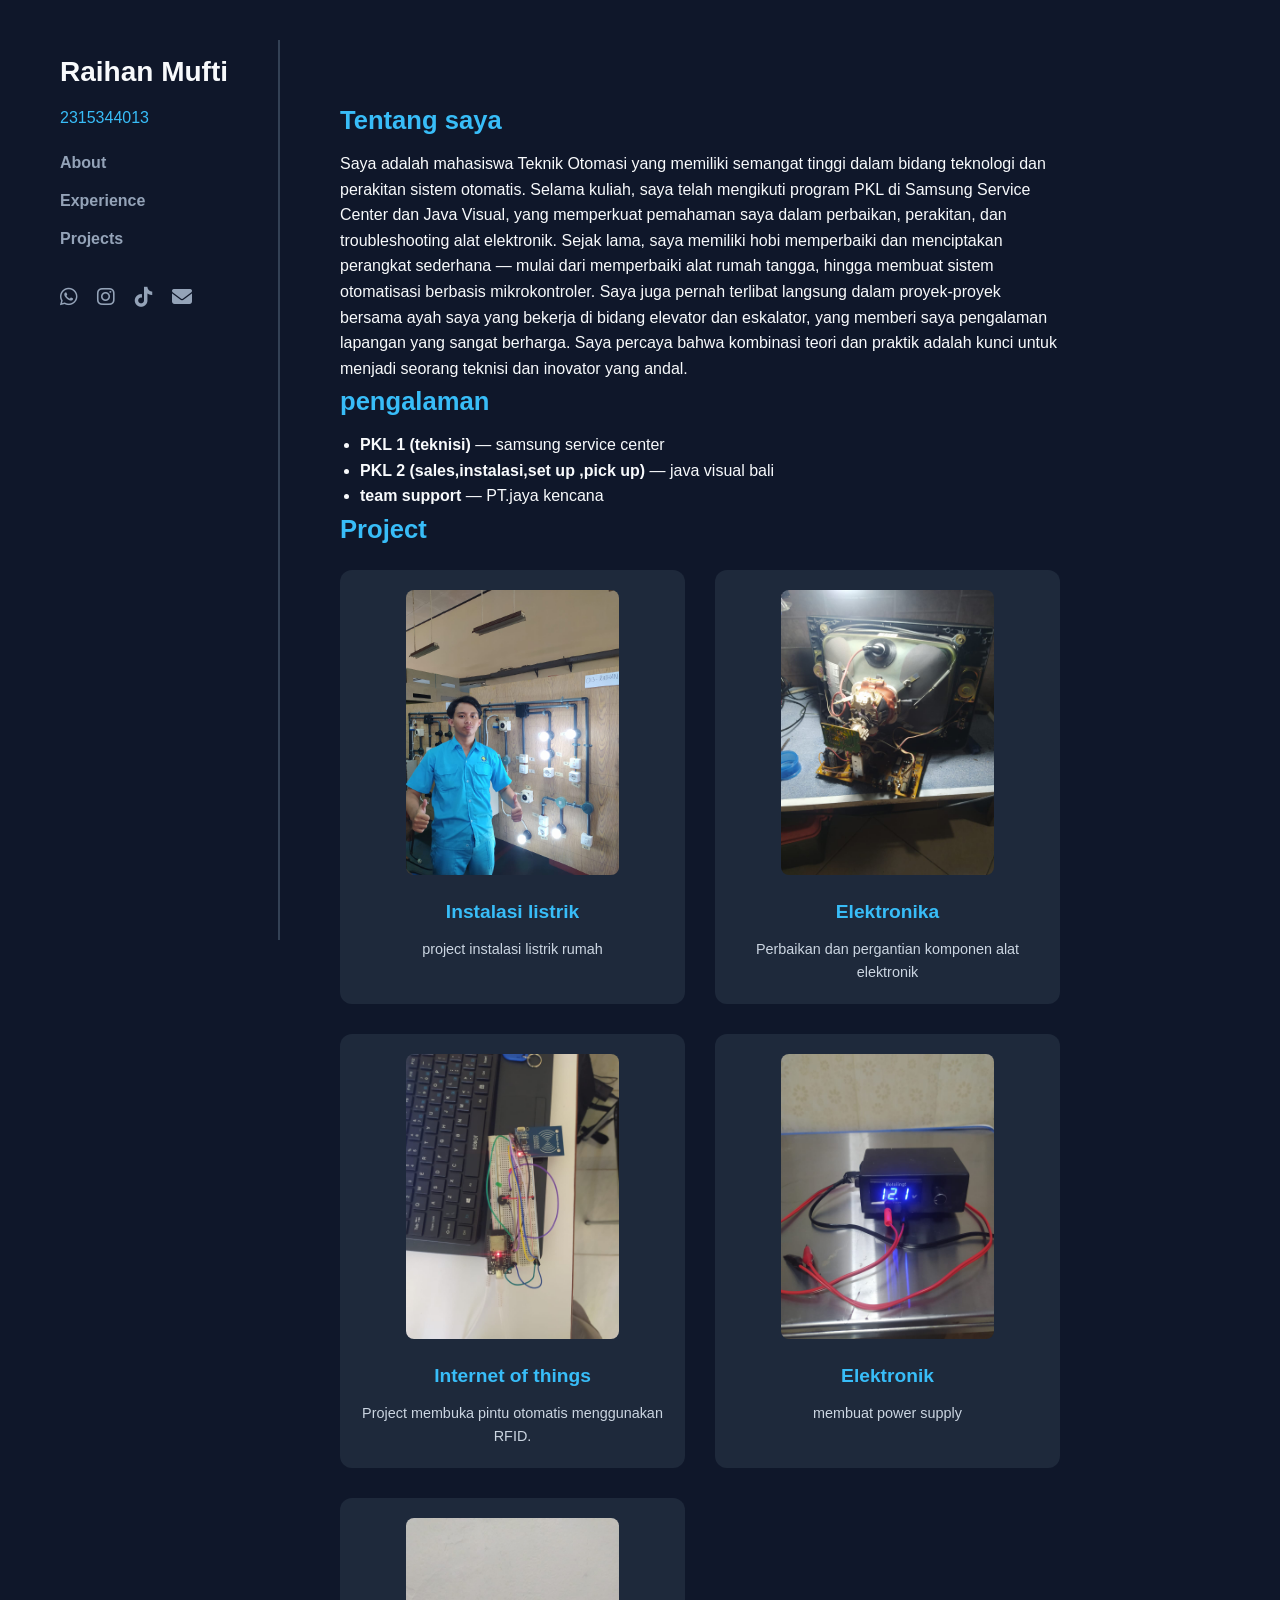
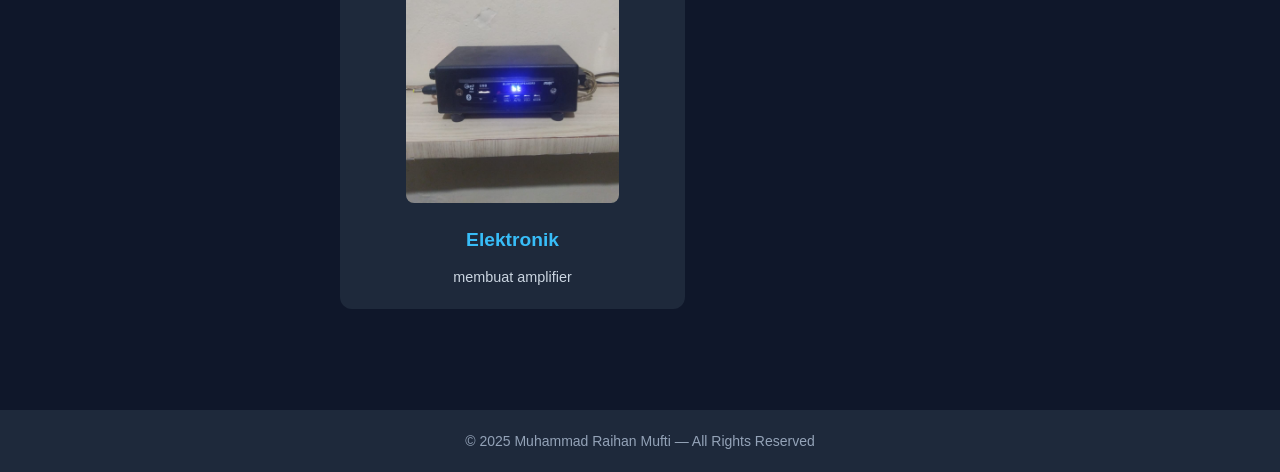
<file: index.html>
<!DOCTYPE html>
<html lang="en">
<head>
  <meta charset="UTF-8" />
  <meta name="viewport" content="width=device-width, initial-scale=1.0"/>
  <title>Muhammad Raihan Mufti</title>
  <link rel="stylesheet" href="style.css"/>
  <link rel="stylesheet" href="https://cdnjs.cloudflare.com/ajax/libs/font-awesome/6.5.0/css/all.min.css">
</head>
<body>
  <div class="container">
    <aside class="sidebar">
      <h1>Raihan Mufti</h1>
      <p class="job-title">2315344013</p>

      <nav class="nav-links">
        <a href="#Tentang" class="nav-link">About</a>
        <a href="#Pengalaman" class="nav-link">Experience</a>
        <!-- <a href="#certificates" class="nav-link">Sertifikat</a> -->
        <a href="#Projects" class="nav-link">Projects</a>
      </nav>
      
      <div class="socials">
        <a href="https://wa.me/6281338958839"><i class="fab fa-whatsapp"></i></a>
        <a href="https://instagram.com/raihan_mft"><i class="fab fa-instagram"></i></a>
        <a href="https://tiktok.com/@rhnn_22"><i class="fab fa-tiktok"></i></a>
        <a href="email.html"><i class="fas fa-envelope"></i></a>
      </div>
    </aside>

      <section class="content">
        <section id="Tentang">
          <h3>Tentang saya</h3>
          <p>Saya adalah mahasiswa Teknik Otomasi yang memiliki semangat tinggi dalam bidang teknologi dan perakitan sistem otomatis. Selama kuliah, saya telah mengikuti program PKL di Samsung Service Center dan Java Visual, yang memperkuat pemahaman saya dalam perbaikan, perakitan, dan troubleshooting alat elektronik.

            Sejak lama, saya memiliki hobi memperbaiki dan menciptakan perangkat sederhana — mulai dari memperbaiki alat rumah tangga, hingga membuat sistem otomatisasi berbasis mikrokontroler. Saya juga pernah terlibat langsung dalam proyek-proyek bersama ayah saya yang bekerja di bidang elevator dan eskalator, yang memberi saya pengalaman lapangan yang sangat berharga.
            
            Saya percaya bahwa kombinasi teori dan praktik adalah kunci untuk menjadi seorang teknisi dan inovator yang andal.
            </p>
        </section>
  
        <section id="Pengalaman">
          <h3>pengalaman</h3>
          <ul>
            <li><strong>PKL 1 (teknisi)</strong> — samsung service center</li>
            <li><strong>PKL 2 (sales,instalasi,set up ,pick up)</strong> — java visual bali</li>
            <li><strong>team support</strong> — PT.jaya kencana</li>
          </ul>
        </section>
        
        <!-- <section id="certificates">
          <h3>Sertifikat</h3>
          <ul>
            <li>Sertifikat Pelatihan Mikrokontroler – Java Visual (2023)</li>
            <li>PKL di Samsung Service Center – Teknisi Dasar Elektronik (2023)</li>
            <li>Sertifikat Workshop IoT dan Otomasi – Politeknik Negeri Bali (2024)</li>
          </ul>
        </section> -->
        
        <section id="Projects">
          <h3>Project</h3>
        
          <div class="project-grid">
            <div class="project-card">
              <img src="yo.jpg" alt="installasi listrik">
              <h4>Instalasi listrik</h4>
              <p>project instalasi listrik rumah</p>
            </div>
        
            <div class="project-card">
              <img src="yo1.jpg" alt="Elektronika">
              <h4>Elektronika</h4>
              <p>Perbaikan dan pergantian komponen alat elektronik</p>
            </div>
        
            <div class="project-card">
              <img src="yo2.jpg" alt="Internet of things">
              <h4>Internet of things</h4>
              <p>Project membuka pintu otomatis menggunakan RFID.</p>
            </div>

            <div class="project-card">
              <img src="yo5.jpg" alt="Elektronika">
              <h4>Elektronik</h4>
              <p>membuat power supply</p>
            </div>

            <div class="project-card">
              <img src="yo6.jpg" alt="Elektronika">
              <h4>Elektronik</h4>
              <p>membuat amplifier</p>
            </div>
          </div> 
        </section>
  </div>
  
  <div class="footer-box">
    <p>© 2025 Muhammad Raihan Mufti — All Rights Reserved</p>
  </div>  
</body>
</html>
</file>
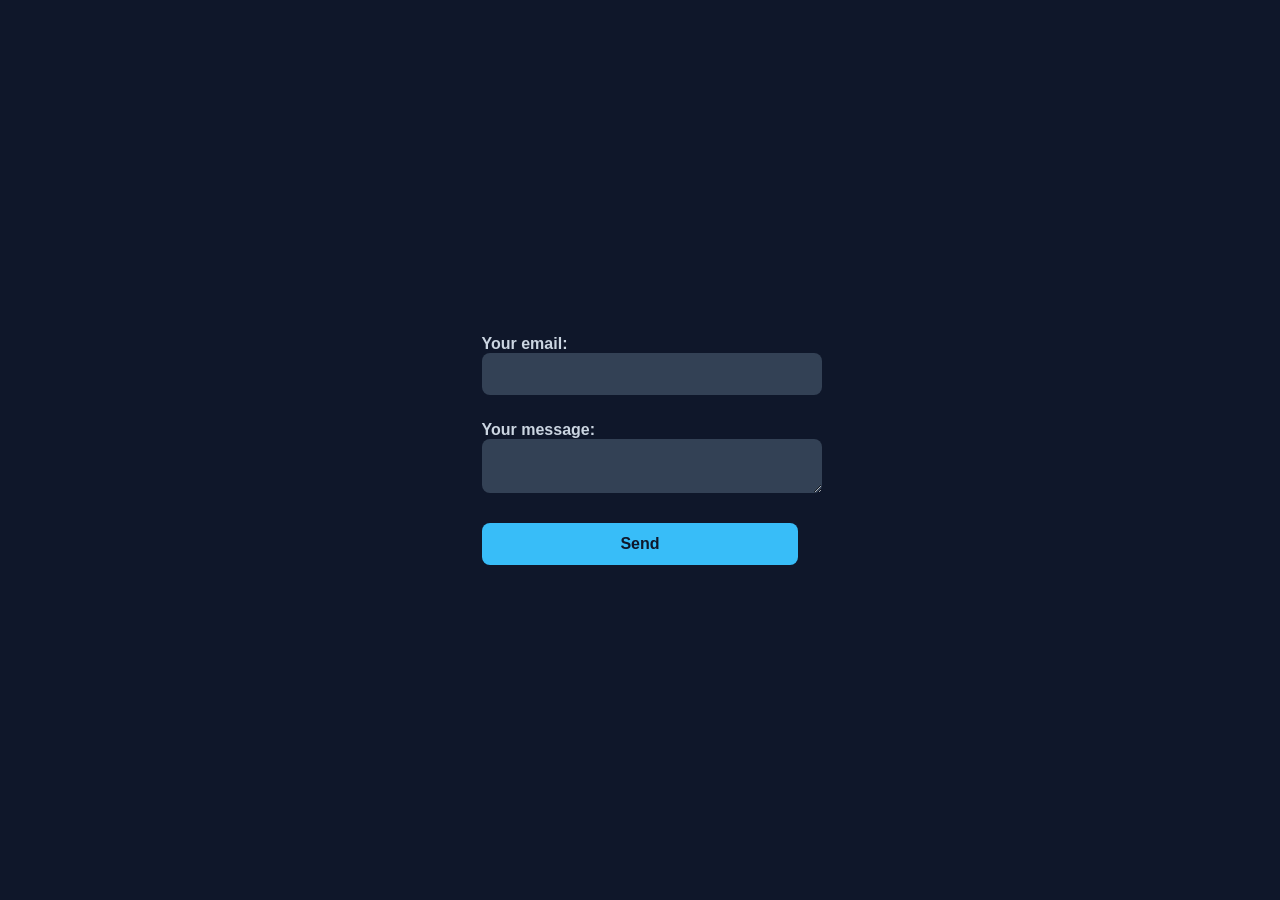
<file: email.html>
<!DOCTYPE html>
<html lang="id">
<head>
  <meta charset="UTF-8" />
  <meta name="viewport" content="width=device-width, initial-scale=1.0" />
  <title>Kontak Yang Mulia</title>
  <style>
    /* Reset dan tata letak tengah */
    body {
      font-family: 'Segoe UI', sans-serif;
      background-color: #0f172a;
      color: #f8fafc;
      margin: 0;
      display: flex;
      justify-content: center;
      align-items: center;
      min-height: 100vh;
    }

    /* Kontainer form */
    .form-container {
      background-color: #1e293b;
      padding: 40px;
      border-radius: 12px;
      width: 90%;
      max-width: 500px;
      box-shadow: 0 10px 25px rgba(0, 0, 0, 0.3);
    }

    /* Judul */
    h1 {
      text-align: center;
      margin-bottom: 25px;
      font-size: 1.8em;
      color: #38bdf8;
    }

    /* Label */
    label {
      display: block;
      margin-bottom: 6px;
      font-weight: bold;
      color: #cbd5e1;
    }

    /* Input dan Textarea */
    input, textarea {
      width: 100%;
      padding: 12px;
      border-radius: 8px;
      border: none;
      background-color: #334155;
      color: #f8fafc;
      margin-bottom: 20px;
      font-size: 1em;
    }

    input::placeholder, textarea::placeholder {
      color: #94a3b8;
    }

    /* Tombol Kirim */
    button {
      background-color: #38bdf8;
      color: #0f172a;
      font-weight: bold;
      padding: 12px;
      border: none;
      border-radius: 8px;
      width: 100%;
      cursor: pointer;
      font-size: 1em;
      transition: background 0.3s ease;
    }

    button:hover {
      background-color: #0ea5e9;
    }
  </style>
</head>
<body>

  <!-- modify this form HTML and place wherever you want your form -->
<form
action="https://formspree.io/f/xyzwzrep"
method="POST"
>
<label>
  Your email:
  <input type="email" name="email">
</label>
<label>
  Your message:
  <textarea name="message"></textarea>
</label>
<!-- your other form fields go here -->
<button type="submit">Send</button>
</form>

</body>
</html>
</file>
<file: style.css>
/* Reset & Font */
* {
  margin: 0;                      /* Hilangkan margin default */
  padding: 0;                     /* Hilangkan padding default */
  box-sizing: border-box;        /* Hitung ukuran elemen termasuk padding & border */
}
body {
  font-family: 'Segoe UI', sans-serif;  /* Gunakan font modern */
  background-color: #0f172a;            /* Latar belakang gelap elegan */
  color: #f8fafc;                       /* Warna teks terang */
  line-height: 1.6;                     /* Jarak antar baris */
}

/* Layout */
.container {
  display: flex;                 /* Tata letak 2 kolom (sidebar dan konten) */
  min-height: 100vh;            /* Tinggi minimal layar penuh */
  padding: 40px;                /* Spasi di sekeliling kontainer */
}

/* Sidebar */
.sidebar {
  width: 20%;                   /* Sidebar 20% dari lebar layar */
  background-color: #0f172a;   /* Warna sama dengan latar */
  padding: 10px 20px;          /* Spasi dalam sidebar */
  position: sticky;            /* Tetap di tempat saat digulir */
  top: 0;                      /* Nempel di atas */
  height: 100vh;               /* Tinggi penuh layar */
  border-right: 2px solid #334155;  /* Garis pemisah di kanan */
}
.sidebar * {
  background-color: inherit;   /* Warna latar ikut sidebar */
}
.sidebar h1 {
  font-size: 28px;             /* Ukuran besar untuk nama */
  color: #f8fafc;              /* Warna putih terang */
  margin-bottom: 10px;         /* Jarak bawah teks */
}

.job-title {
  font-size: 16px;             /* Ukuran sedang untuk NIM */
  color: #38bdf8;              /* Biru cerah */
  margin-bottom: 20px;         /* Jarak bawah */
}

.description {
  font-size: 14px;             /* Ukuran kecil */
  color: #cbd5e1;              /* Abu terang */
  margin-bottom: 30px;         /* Jarak bawah besar */
}

.nav-links a {
  display: block;              /* Tampilkan vertikal */
  color: #94a3b8;              /* Warna link abu terang */
  margin-bottom: 12px;         /* Jarak antar link */
  text-decoration: none;       /* Hilangkan garis bawah */
  font-weight: bold;           /* Teks tebal */
  transition: color 0.3s ease; /* Animasi perubahan warna */
}
.nav-links a:hover {
  color: #38bdf8;              /* Warna berubah saat hover */
}

.socials {
  margin-top: 30px;            /* Jarak atas dari link */
}
.socials a {
  margin-right: 15px;          /* Jarak antar ikon */
  color: #94a3b8;              /* Warna abu terang */
  font-size: 20px;             /* Ukuran ikon */
  transition: color 0.3s ease; /* Animasi hover */
}
.socials a:hover {
  color: #38bdf8;              /* Warna biru saat hover */
}

/* Konten Utama */
.content {
  width: 70%;                  /* Lebar konten utama */
  padding: 60px;               /* Spasi dalam konten */
}

.content h3 {
  font-size: 1.6em;            /* Ukuran judul bagian */
  color: #38bdf8;              /* Warna biru cerah */
  margin-bottom: 10px;         /* Jarak bawah judul */
}

.content ul {
  margin-top: 10px;            /* Jarak atas list */
  padding-left: 20px;          /* Spasi dari kiri */
}

/* Grid Project */
.project-grid {
  display: grid;                                 /* Gunakan grid layout */
  grid-template-columns: repeat(auto-fit, minmax(250px, 1fr)); /* Responsif */
  gap: 30px;                                     /* Jarak antar kartu */
  margin-top: 20px;                              /* Jarak dari elemen atas */
}

.project-card {
  background-color: #1e293b;   /* Kartu latar abu gelap */
  padding: 20px;               /* Spasi dalam kartu */
  border-radius: 12px;         /* Sudut melengkung */
  text-align: center;          /* Teks rata tengah */
  transition: transform 0.3s ease; /* Efek hover lembut */
}

.project-card:hover {
  transform: translateY(-8px); /* Naik sedikit saat hover */
}

.project-card img {
  width: 70%;                  /* Lebar gambar dalam kartu */
  height: auto;                /* Tinggi otomatis */
  object-fit: cover;           /* Gambar menyesuaikan bingkai */
  border-radius: 8px;          /* Sudut gambar melengkung */
  margin-bottom: 15px;         /* Jarak bawah gambar */
}

.project-card h4 {
  font-size: 1.2em;            /* Ukuran judul proyek */
  color: #38bdf8;              /* Warna biru */
  margin-bottom: 10px;         /* Jarak bawah */
}

.project-card p {
  font-size: 0.9em;            /* Ukuran paragraf kecil */
  color: #cbd5e1;              /* Warna abu terang */
}

html {
  scroll-behavior: smooth;     /* Scroll halus saat klik menu */
}

.footer-box {
  width: 100%;                 /* Lebar penuh */
  background-color: #1e293b;   /* Warna gelap */
  color: #94a3b8;              /* Teks abu terang */
  text-align: center;          /* Teks di tengah */
  padding: 20px 0;             /* Spasi atas bawah */
  margin-top: 1px;             /* Jarak dari konten */
  font-size: 14px;             /* Ukuran teks kecil */
}
/* Responsif untuk layar kecil (mobile) */
@media (max-width: 768px) {
  .container {
    flex-direction: column; /* Ubah jadi vertikal */
    padding: 20px;
  }

  .sidebar {
    width: 100%;                  /* Lebar penuh */
    height: auto;                 /* Tinggi otomatis */
    border-right: none;          /* Hilangkan garis kanan */
    border-bottom: 2px solid #334155; /* Tambahkan garis bawah sebagai pembatas */
    margin-bottom: 20px;         /* Jarak antar elemen */
  }

  .content {
    width: 100%;                 /* Lebar penuh untuk konten */
    padding: 20px;               /* Spasi dalam konten */
  }
}
</file>
